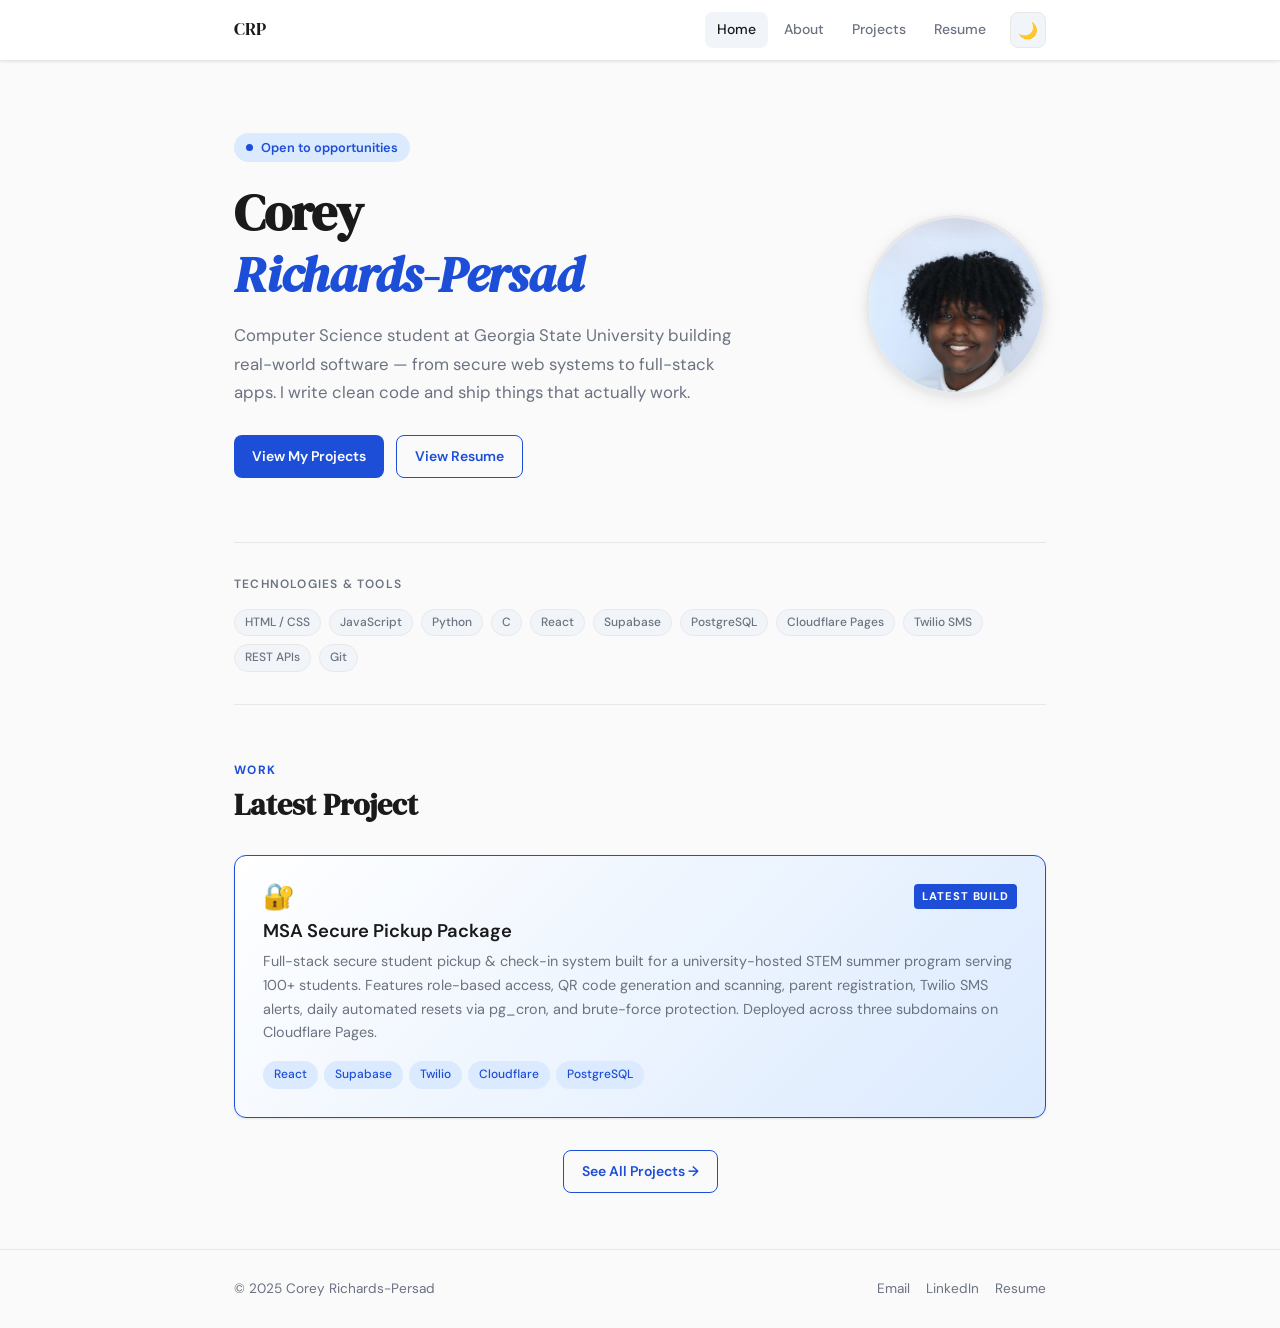
<file: index.html>
<!DOCTYPE html>
<html lang="en">
<head>
  <meta charset="UTF-8">
  <meta name="viewport" content="width=device-width, initial-scale=1.0">
  <title>Corey Richards-Persad | Portfolio</title>
  <link rel="stylesheet" href="style.css">
  <style>
    /* Hero */
    .hero {
      padding: 72px 0 64px;
    }

    .hero-grid {
      display: grid;
      grid-template-columns: 1fr auto;
      gap: 48px;
      align-items: center;
    }

    .hero-eyebrow {
      display: inline-flex;
      align-items: center;
      gap: 8px;
      background: var(--accent-light);
      color: var(--accent);
      font-size: 0.8rem;
      font-weight: 600;
      padding: 4px 12px;
      border-radius: 999px;
      margin-bottom: 20px;
    }

    .hero-eyebrow::before {
      content: '';
      width: 7px;
      height: 7px;
      border-radius: 50%;
      background: var(--accent);
    }

    .hero-name {
      font-size: clamp(2.2rem, 5vw, 3.2rem);
      margin-bottom: 16px;
      letter-spacing: -0.02em;
    }

    .hero-name em {
      font-style: italic;
      color: var(--accent);
    }

    .hero-bio {
      font-size: 1.05rem;
      color: var(--text-muted);
      max-width: 520px;
      line-height: 1.7;
      margin-bottom: 28px;
    }

    .hero-actions {
      display: flex;
      gap: 12px;
      flex-wrap: wrap;
    }

    .hero-photo {
      width: 180px;
      height: 180px;
      border-radius: 50%;
      object-fit: cover;
      object-position: center top;
      border: 3px solid var(--border);
      box-shadow: var(--shadow-md);
      flex-shrink: 0;
    }

    /* Skills strip */
    .skills-strip {
      padding: 32px 0;
      border-top: 1px solid var(--border);
      border-bottom: 1px solid var(--border);
    }

    .skills-strip-label {
      font-size: 0.75rem;
      font-weight: 600;
      text-transform: uppercase;
      letter-spacing: 0.1em;
      color: var(--text-muted);
      margin-bottom: 14px;
    }

    .skills-list {
      display: flex;
      flex-wrap: wrap;
      gap: 8px;
    }

    /* Featured Projects */
    .projects-grid {
      display: grid;
      grid-template-columns: 1fr 1fr;
      gap: 20px;
    }

    .project-card {
      display: flex;
      flex-direction: column;
    }

    .project-card .card-header {
      display: flex;
      align-items: flex-start;
      justify-content: space-between;
      margin-bottom: 10px;
    }

    .project-icon {
      font-size: 1.6rem;
      line-height: 1;
    }

    .project-card h3 {
      margin-bottom: 8px;
    }

    .project-card p {
      font-size: 0.9rem;
      flex: 1;
      margin-bottom: 16px;
    }

    .project-footer {
      display: flex;
      align-items: center;
      justify-content: space-between;
      flex-wrap: wrap;
      gap: 8px;
      margin-top: auto;
    }

    .project-tags {
      display: flex;
      flex-wrap: wrap;
      gap: 6px;
    }

    /* Featured project (full width) */
    .project-card.featured {
      grid-column: 1 / -1;
      background: linear-gradient(135deg, var(--surface) 0%, var(--accent-light) 100%);
      border-color: var(--accent);
    }

    .dark-mode .project-card.featured {
      background: linear-gradient(135deg, var(--surface) 0%, var(--accent-light) 100%);
    }

    .featured-badge {
      font-size: 0.7rem;
      font-weight: 700;
      letter-spacing: 0.08em;
      text-transform: uppercase;
      background: var(--accent);
      color: #fff;
      padding: 3px 8px;
      border-radius: 4px;
    }

    /* Section footer */
    .section-footer {
      text-align: center;
      margin-top: 32px;
    }

    @media (max-width: 600px) {
      .hero-grid {
        grid-template-columns: 1fr;
        gap: 28px;
      }
      .hero-photo {
        width: 120px;
        height: 120px;
        order: -1;
      }
      .projects-grid {
        grid-template-columns: 1fr;
      }
      .project-card.featured {
        grid-column: 1;
      }
    }
  </style>
</head>
<body>

  <!-- Navigation -->
  <nav class="site-nav">
    <div class="nav-inner">
      <a href="index.html" class="nav-logo">CRP</a>
      <div class="nav-links">
        <a href="index.html" class="active">Home</a>
        <a href="about.html">About</a>
        <a href="projects.html">Projects</a>
        <a href="resume.html">Resume</a>
        <button class="theme-btn" id="themeToggle" onclick="toggleMode()" aria-label="Toggle theme">🌙</button>
      </div>
    </div>
  </nav>

  <div class="page-wrapper">
    <div class="container">

      <!-- Hero -->
      <section class="hero">
        <div class="hero-grid">
          <div>
            <div class="hero-eyebrow">Open to opportunities</div>
            <h1 class="hero-name">Corey<br><em>Richards-Persad</em></h1>
            <p class="hero-bio">
              Computer Science student at Georgia State University building real-world software — from secure web systems to full-stack apps. I write clean code and ship things that actually work.
            </p>
            <div class="hero-actions">
              <a href="projects.html" class="btn btn-primary">View My Projects</a>
              <a href="resume.html" class="btn btn-outline">View Resume</a>
            </div>
          </div>
          <img src="CRP HEADSHOT RIGHT_SHOULDER.jpg" alt="Corey Richards-Persad" class="hero-photo">
        </div>
      </section>

      <!-- Skills strip -->
      <div class="skills-strip">
        <div class="skills-strip-label">Technologies & Tools</div>
        <div class="skills-list">
          <span class="tag">HTML / CSS</span>
          <span class="tag">JavaScript</span>
          <span class="tag">Python</span>
          <span class="tag">C</span>
          <span class="tag">React</span>
          <span class="tag">Supabase</span>
          <span class="tag">PostgreSQL</span>
          <span class="tag">Cloudflare Pages</span>
          <span class="tag">Twilio SMS</span>
          <span class="tag">REST APIs</span>
          <span class="tag">Git</span>
        </div>
      </div>

      <!-- Featured Projects -->
      <section>
        <div class="section-title">
          <span class="section-label">Work</span>
          <h2>Latest Project</h2>
        </div>

        <div class="card project-card featured">
          <div class="card-header">
            <span class="project-icon">🔐</span>
            <span class="featured-badge">Latest Build</span>
          </div>
          <h3>MSA Secure Pickup Package</h3>
          <p>
            Full-stack secure student pickup & check-in system built for a university-hosted STEM summer program serving 100+ students. Features role-based access, QR code generation and scanning, parent registration, Twilio SMS alerts, daily automated resets via pg_cron, and brute-force protection. Deployed across three subdomains on Cloudflare Pages.
          </p>
          <div class="project-footer">
            <div class="project-tags">
              <span class="tag tag-accent">React</span>
              <span class="tag tag-accent">Supabase</span>
              <span class="tag tag-accent">Twilio</span>
              <span class="tag tag-accent">Cloudflare</span>
              <span class="tag tag-accent">PostgreSQL</span>
            </div>
          </div>
        </div>

        <div class="section-footer">
          <a href="projects.html" class="btn btn-outline">See All Projects →</a>
        </div>
      </section>

    </div>
  </div>

  <!-- Footer -->
  <footer style="border-top: 1px solid var(--border); padding: 28px 0; margin-top: auto;">
    <div class="container" style="display:flex; justify-content:space-between; align-items:center; flex-wrap:wrap; gap:12px;">
      <span style="font-size:0.85rem; color:var(--text-muted);">© 2025 Corey Richards-Persad</span>
      <div style="display:flex; gap:16px;">
        <a href="mailto:coreyrich1210@gmail.com" style="font-size:0.85rem; color:var(--text-muted);">Email</a>
        <a href="https://www.linkedin.com/in/corey-richards-persad/" target="_blank" style="font-size:0.85rem; color:var(--text-muted);">LinkedIn</a>
        <a href="resume.html" style="font-size:0.85rem; color:var(--text-muted);">Resume</a>
      </div>
    </div>
  </footer>

  <script>
    // Theme
    if (localStorage.getItem("theme") === "dark") {
      document.body.classList.add("dark-mode");
      document.getElementById("themeToggle").textContent = "🌞";
    }
    function toggleMode() {
      document.body.classList.toggle("dark-mode");
      const isDark = document.body.classList.contains("dark-mode");
      localStorage.setItem("theme", isDark ? "dark" : "light");
      document.getElementById("themeToggle").textContent = isDark ? "🌞" : "🌙";
    }
  </script>

</body>
</html>
</file>
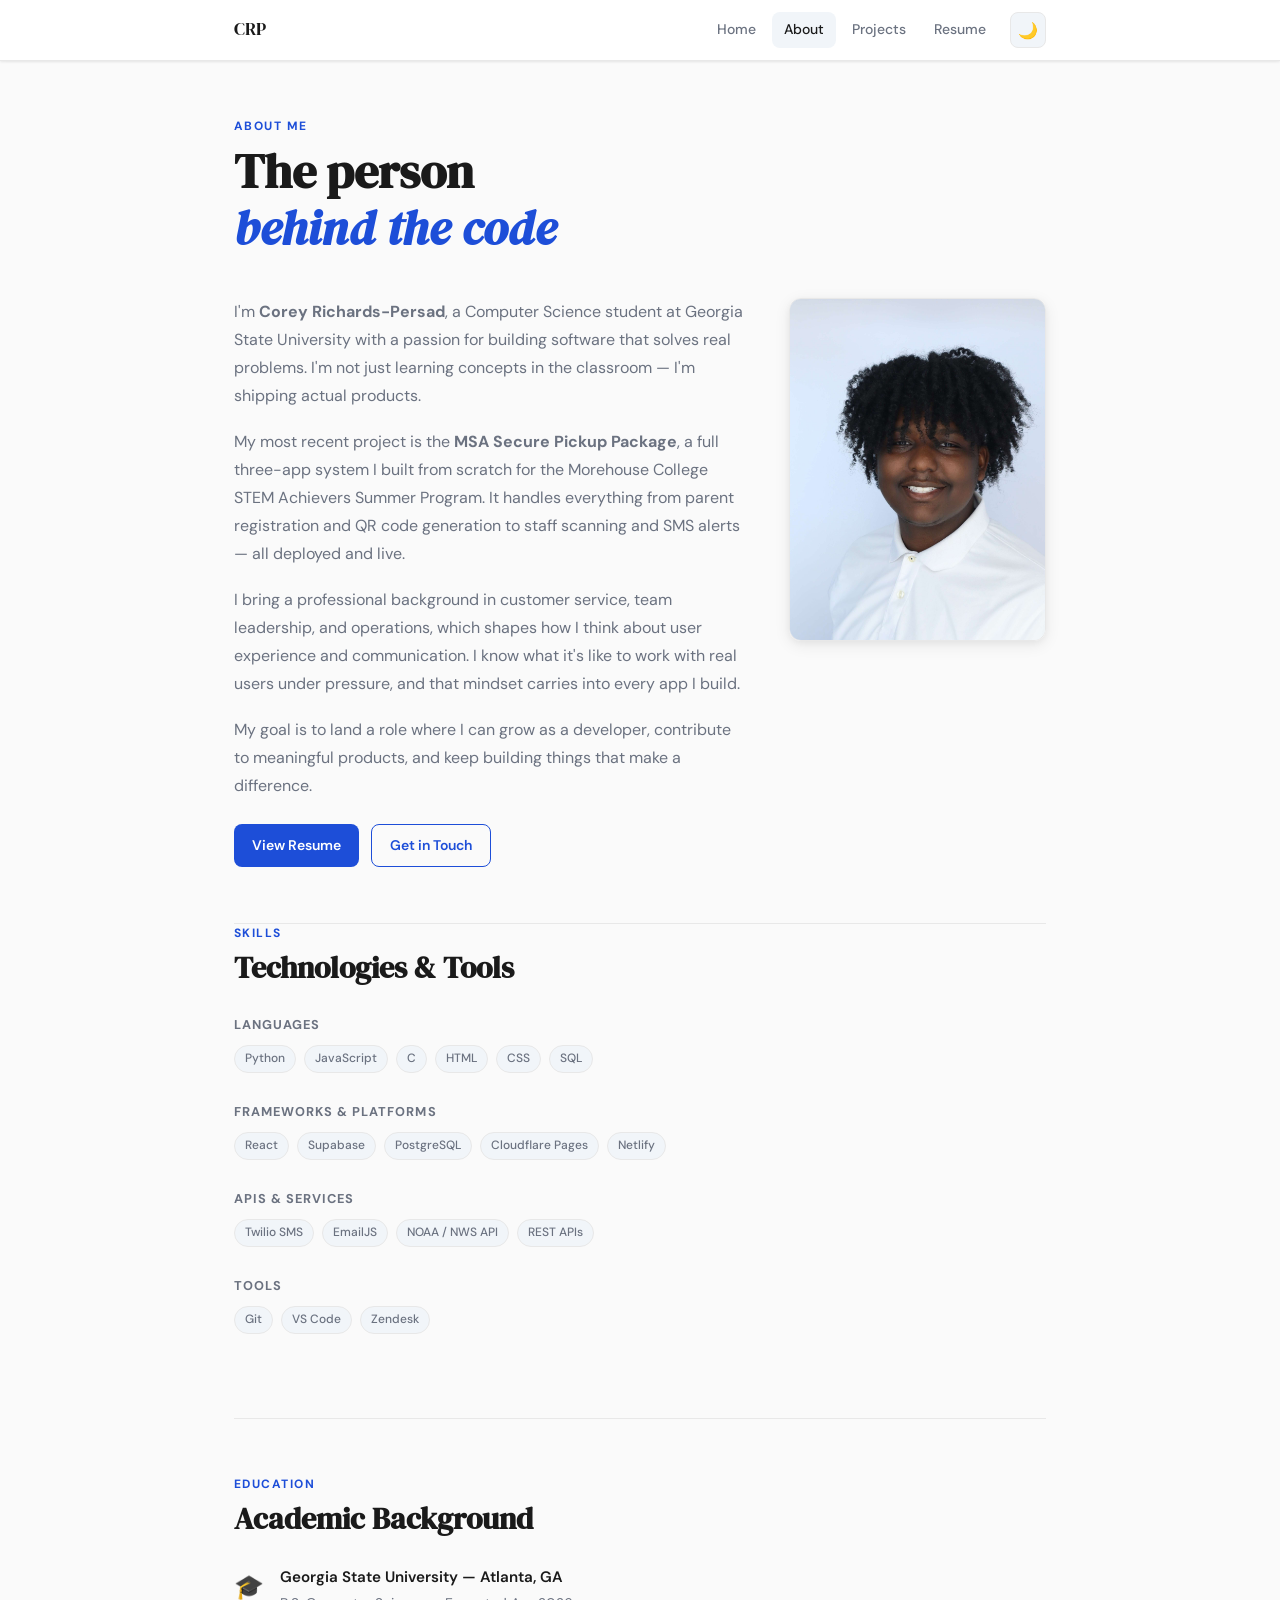
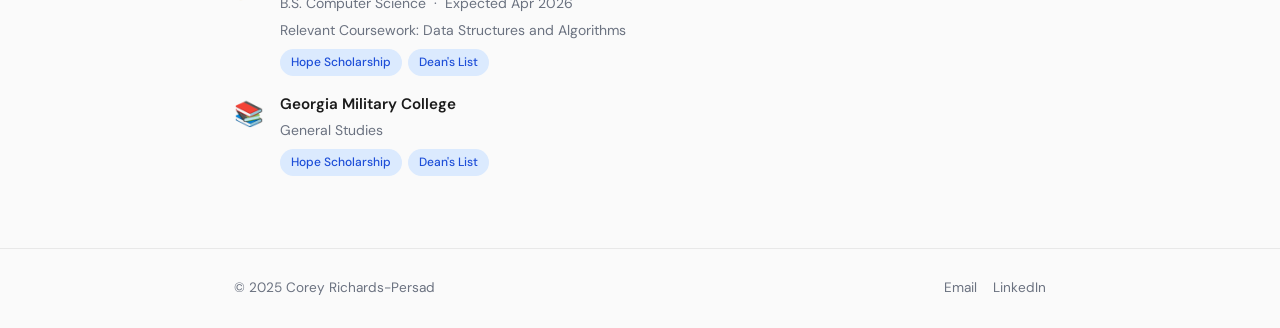
<file: about.html>
<!DOCTYPE html>
<html lang="en">
<head>
  <meta charset="UTF-8">
  <meta name="viewport" content="width=device-width, initial-scale=1.0">
  <title>About | Corey Richards-Persad</title>
  <link rel="stylesheet" href="style.css">
  <style>
    .about-grid {
      display: grid;
      grid-template-columns: 2fr 1fr;
      gap: 40px;
      align-items: start;
    }

    .about-body p {
      font-size: 1rem;
      color: var(--text-muted);
      line-height: 1.75;
      margin-bottom: 18px;
    }

    .about-body p:last-child { margin-bottom: 0; }

    .about-photo {
      width: 100%;
      border-radius: var(--radius);
      object-fit: cover;
      object-position: center top;
      aspect-ratio: 3/4;
      box-shadow: var(--shadow-md);
      border: 1px solid var(--border);
    }

    .skills-section { padding-top: 0; }

    .skills-group {
      margin-bottom: 28px;
    }

    .skills-group-title {
      font-size: 0.8rem;
      font-weight: 700;
      text-transform: uppercase;
      letter-spacing: 0.08em;
      color: var(--text-muted);
      margin-bottom: 10px;
    }

    .skills-row {
      display: flex;
      flex-wrap: wrap;
      gap: 8px;
    }

    .edu-card {
      display: flex;
      align-items: flex-start;
      gap: 16px;
      margin-bottom: 16px;
    }

    .edu-icon {
      font-size: 1.5rem;
      flex-shrink: 0;
      margin-top: 2px;
    }

    .edu-school {
      font-weight: 600;
      color: var(--text);
      font-size: 0.95rem;
    }

    .edu-degree {
      font-size: 0.875rem;
      color: var(--text-muted);
      margin-top: 2px;
    }

    .edu-awards {
      margin-top: 6px;
      display: flex;
      gap: 6px;
      flex-wrap: wrap;
    }

    @media (max-width: 600px) {
      .about-grid {
        grid-template-columns: 1fr;
      }
      .about-photo {
        max-width: 240px;
        margin: 0 auto;
        display: block;
        aspect-ratio: 1;
      }
    }
  </style>
</head>
<body>

  <nav class="site-nav">
    <div class="nav-inner">
      <a href="index.html" class="nav-logo">CRP</a>
      <div class="nav-links">
        <a href="index.html">Home</a>
        <a href="about.html" class="active">About</a>
        <a href="projects.html">Projects</a>
        <a href="resume.html">Resume</a>
        <button class="theme-btn" id="themeToggle" onclick="toggleMode()">🌙</button>
      </div>
    </div>
  </nav>

  <div class="page-wrapper">
    <div class="container">

      <section>
        <span class="section-label">About Me</span>
        <h1 style="margin-bottom:40px;">The person<br><em style="color:var(--accent); font-style:italic;">behind the code</em></h1>

        <div class="about-grid">
          <div class="about-body">
            <p>
              I'm <strong>Corey Richards-Persad</strong>, a Computer Science student at Georgia State University with a passion for building software that solves real problems. I'm not just learning concepts in the classroom — I'm shipping actual products.
            </p>
            <p>
              My most recent project is the <strong>MSA Secure Pickup Package</strong>, a full three-app system I built from scratch for the Morehouse College STEM Achievers Summer Program. It handles everything from parent registration and QR code generation to staff scanning and SMS alerts — all deployed and live.
            </p>
            <p>
              I bring a professional background in customer service, team leadership, and operations, which shapes how I think about user experience and communication. I know what it's like to work with real users under pressure, and that mindset carries into every app I build.
            </p>
            <p>
              My goal is to land a role where I can grow as a developer, contribute to meaningful products, and keep building things that make a difference.
            </p>
            <div style="margin-top:24px; display:flex; gap:12px; flex-wrap:wrap;">
              <a href="resume.html" class="btn btn-primary">View Resume</a>
              <a href="mailto:coreyrich1210@gmail.com" class="btn btn-outline">Get in Touch</a>
            </div>
          </div>

          <img src="CRP HEADSHOT RIGHT_SHOULDER.jpg" alt="Corey Richards-Persad" class="about-photo">
        </div>
      </section>

      <hr class="divider">

      <!-- Skills -->
      <section class="skills-section">
        <span class="section-label">Skills</span>
        <h2 style="margin-bottom:28px;">Technologies & Tools</h2>

        <div class="skills-group">
          <div class="skills-group-title">Languages</div>
          <div class="skills-row">
            <span class="tag">Python</span>
            <span class="tag">JavaScript</span>
            <span class="tag">C</span>
            <span class="tag">HTML</span>
            <span class="tag">CSS</span>
            <span class="tag">SQL</span>
          </div>
        </div>

        <div class="skills-group">
          <div class="skills-group-title">Frameworks & Platforms</div>
          <div class="skills-row">
            <span class="tag">React</span>
            <span class="tag">Supabase</span>
            <span class="tag">PostgreSQL</span>
            <span class="tag">Cloudflare Pages</span>
            <span class="tag">Netlify</span>
          </div>
        </div>

        <div class="skills-group">
          <div class="skills-group-title">APIs & Services</div>
          <div class="skills-row">
            <span class="tag">Twilio SMS</span>
            <span class="tag">EmailJS</span>
            <span class="tag">NOAA / NWS API</span>
            <span class="tag">REST APIs</span>
          </div>
        </div>

        <div class="skills-group">
          <div class="skills-group-title">Tools</div>
          <div class="skills-row">
            <span class="tag">Git</span>
            <span class="tag">VS Code</span>
            <span class="tag">Zendesk</span>
          </div>
        </div>
      </section>

      <hr class="divider">

      <!-- Education -->
      <section>
        <span class="section-label">Education</span>
        <h2 style="margin-bottom:28px;">Academic Background</h2>

        <div class="edu-card">
          <div class="edu-icon">🎓</div>
          <div>
            <div class="edu-school">Georgia State University — Atlanta, GA</div>
            <div class="edu-degree">B.S. Computer Science &nbsp;·&nbsp; Expected Apr 2026</div>
            <div class="edu-degree" style="margin-top:4px;">Relevant Coursework: Data Structures and Algorithms</div>
            <div class="edu-awards">
              <span class="tag tag-accent">Hope Scholarship</span>
              <span class="tag tag-accent">Dean's List</span>
            </div>
          </div>
        </div>

        <div class="edu-card">
          <div class="edu-icon">📚</div>
          <div>
            <div class="edu-school">Georgia Military College</div>
            <div class="edu-degree">General Studies</div>
            <div class="edu-awards">
              <span class="tag tag-accent">Hope Scholarship</span>
              <span class="tag tag-accent">Dean's List</span>
            </div>
          </div>
        </div>
      </section>

    </div>
  </div>

  <footer style="border-top: 1px solid var(--border); padding: 28px 0; margin-top: auto;">
    <div class="container" style="display:flex; justify-content:space-between; align-items:center; flex-wrap:wrap; gap:12px;">
      <span style="font-size:0.85rem; color:var(--text-muted);">© 2025 Corey Richards-Persad</span>
      <div style="display:flex; gap:16px;">
        <a href="mailto:coreyrich1210@gmail.com" style="font-size:0.85rem; color:var(--text-muted);">Email</a>
        <a href="https://www.linkedin.com/in/corey-richards-persad/" target="_blank" style="font-size:0.85rem; color:var(--text-muted);">LinkedIn</a>
      </div>
    </div>
  </footer>

  <script>
    if (localStorage.getItem("theme") === "dark") {
      document.body.classList.add("dark-mode");
      document.getElementById("themeToggle").textContent = "🌞";
    }
    function toggleMode() {
      document.body.classList.toggle("dark-mode");
      const isDark = document.body.classList.contains("dark-mode");
      localStorage.setItem("theme", isDark ? "dark" : "light");
      document.getElementById("themeToggle").textContent = isDark ? "🌞" : "🌙";
    }
  </script>

</body>
</html>
</file>
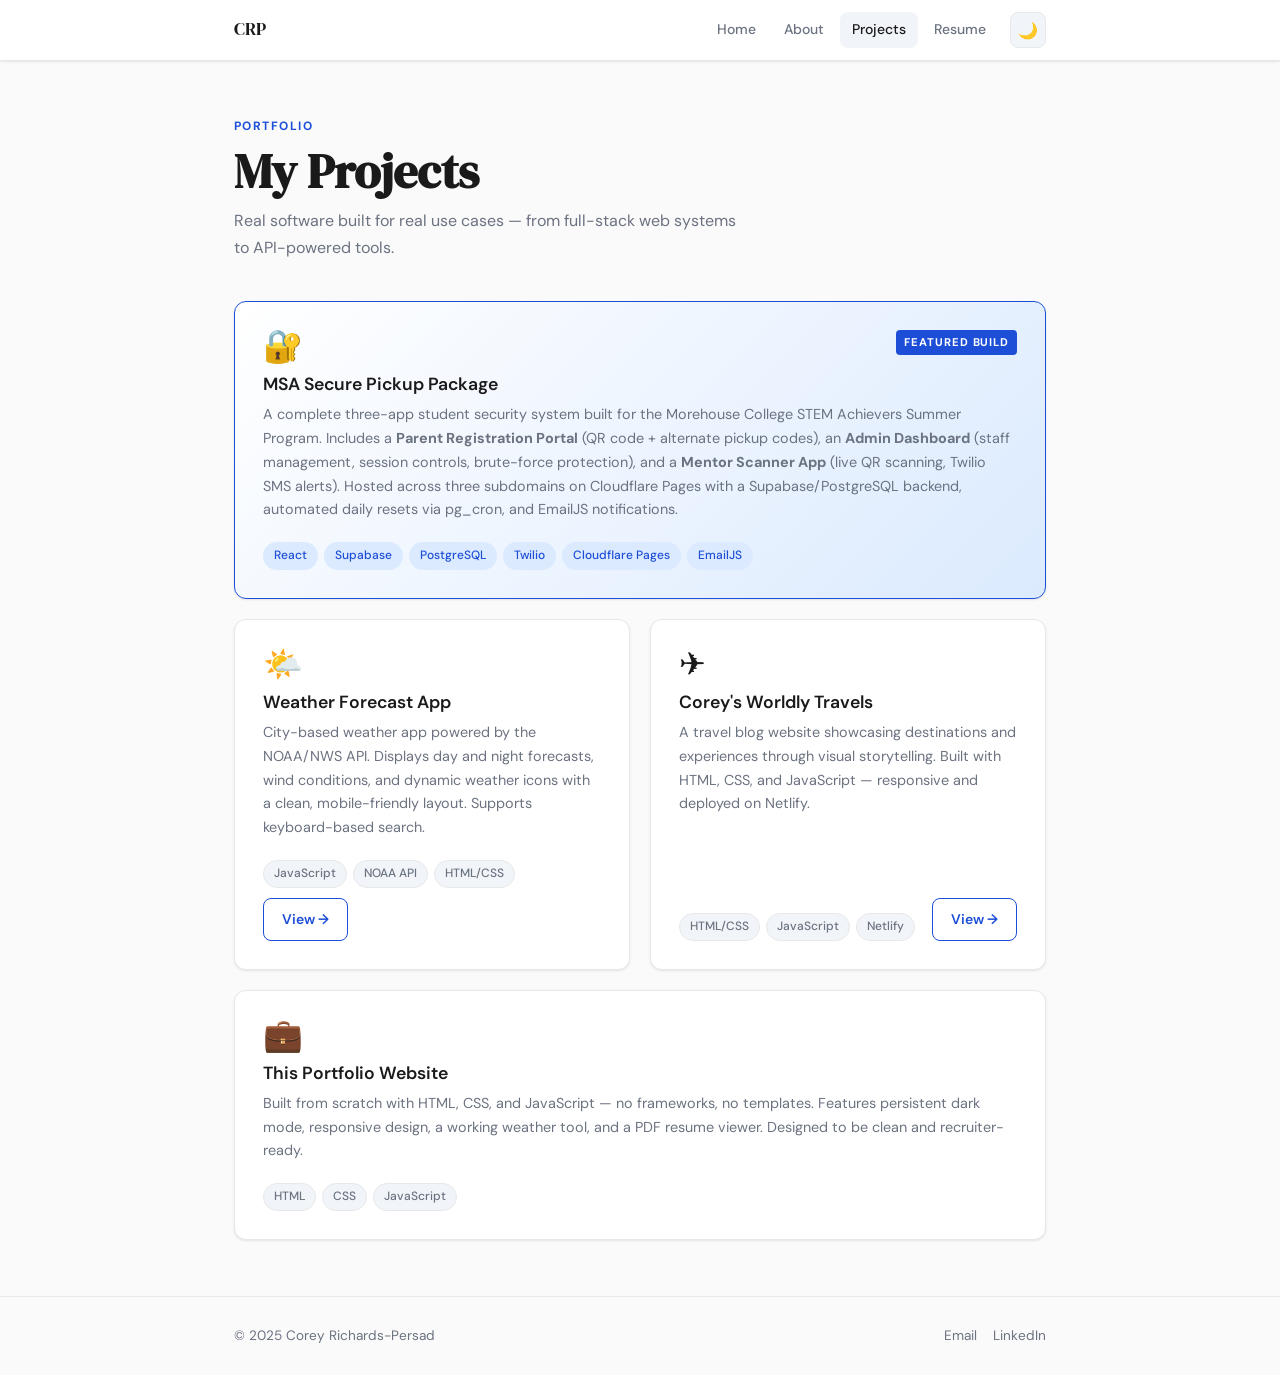
<file: projects.html>
<!DOCTYPE html>
<html lang="en">
<head>
  <meta charset="UTF-8">
  <meta name="viewport" content="width=device-width, initial-scale=1.0">
  <title>Projects | Corey Richards-Persad</title>
  <link rel="stylesheet" href="style.css">
  <style>
    .projects-grid {
      display: grid;
      grid-template-columns: 1fr 1fr;
      gap: 20px;
    }

    .project-card {
      display: flex;
      flex-direction: column;
    }

    .project-card.featured {
      grid-column: 1 / -1;
      background: linear-gradient(135deg, var(--surface) 0%, var(--accent-light) 100%);
      border-color: var(--accent);
    }

    .card-top {
      display: flex;
      align-items: flex-start;
      justify-content: space-between;
      margin-bottom: 12px;
    }

    .project-icon { font-size: 2rem; line-height: 1; }

    .featured-badge {
      font-size: 0.7rem;
      font-weight: 700;
      letter-spacing: 0.08em;
      text-transform: uppercase;
      background: var(--accent);
      color: #fff;
      padding: 3px 8px;
      border-radius: 4px;
    }

    .project-card h3 {
      font-size: 1.1rem;
      margin-bottom: 8px;
    }

    .project-card p {
      font-size: 0.9rem;
      line-height: 1.65;
      flex: 1;
      margin-bottom: 20px;
    }

    .card-footer {
      display: flex;
      justify-content: space-between;
      align-items: flex-end;
      flex-wrap: wrap;
      gap: 10px;
      margin-top: auto;
    }

    .tag-row {
      display: flex;
      flex-wrap: wrap;
      gap: 6px;
    }

    .wip-badge {
      font-size: 0.7rem;
      font-weight: 600;
      background: #fef3c7;
      color: #92400e;
      border: 1px solid #fcd34d;
      padding: 2px 8px;
      border-radius: 999px;
    }

    .dark-mode .wip-badge {
      background: #451a03;
      color: #fcd34d;
      border-color: #92400e;
    }

    @media (max-width: 600px) {
      .projects-grid { grid-template-columns: 1fr; }
      .project-card.featured { grid-column: 1; }
    }
  </style>
</head>
<body>

  <nav class="site-nav">
    <div class="nav-inner">
      <a href="index.html" class="nav-logo">CRP</a>
      <div class="nav-links">
        <a href="index.html">Home</a>
        <a href="about.html">About</a>
        <a href="projects.html" class="active">Projects</a>
        <a href="resume.html">Resume</a>
        <button class="theme-btn" id="themeToggle" onclick="toggleMode()">🌙</button>
      </div>
    </div>
  </nav>

  <div class="page-wrapper">
    <div class="container">

      <section>
        <span class="section-label">Portfolio</span>
        <h1 style="margin-bottom:8px;">My Projects</h1>
        <p style="margin-bottom:40px; max-width:520px;">Real software built for real use cases — from full-stack web systems to API-powered tools.</p>

        <div class="projects-grid">

          <!-- MSA Featured -->
          <div class="card project-card featured">
            <div class="card-top">
              <span class="project-icon">🔐</span>
              <span class="featured-badge">Featured Build</span>
            </div>
            <h3>MSA Secure Pickup Package</h3>
            <p>
              A complete three-app student security system built for the Morehouse College STEM Achievers Summer Program. Includes a <strong>Parent Registration Portal</strong> (QR code + alternate pickup codes), an <strong>Admin Dashboard</strong> (staff management, session controls, brute-force protection), and a <strong>Mentor Scanner App</strong> (live QR scanning, Twilio SMS alerts). Hosted across three subdomains on Cloudflare Pages with a Supabase/PostgreSQL backend, automated daily resets via pg_cron, and EmailJS notifications.
            </p>
            <div class="card-footer">
              <div class="tag-row">
                <span class="tag tag-accent">React</span>
                <span class="tag tag-accent">Supabase</span>
                <span class="tag tag-accent">PostgreSQL</span>
                <span class="tag tag-accent">Twilio</span>
                <span class="tag tag-accent">Cloudflare Pages</span>
                <span class="tag tag-accent">EmailJS</span>
              </div>
            </div>
          </div>

          <!-- Weather App -->
          <div class="card project-card">
            <div class="card-top">
              <span class="project-icon">🌤️</span>
            </div>
            <h3>Weather Forecast App</h3>
            <p>City-based weather app powered by the NOAA/NWS API. Displays day and night forecasts, wind conditions, and dynamic weather icons with a clean, mobile-friendly layout. Supports keyboard-based search.</p>
            <div class="card-footer">
              <div class="tag-row">
                <span class="tag">JavaScript</span>
                <span class="tag">NOAA API</span>
                <span class="tag">HTML/CSS</span>
              </div>
              <a href="weather.html" class="btn btn-outline" target="_blank">View →</a>
            </div>
          </div>

          <!-- Travel Blog -->
          <div class="card project-card">
            <div class="card-top">
              <span class="project-icon">✈️</span>
            </div>
            <h3>Corey's Worldly Travels</h3>
            <p>A travel blog website showcasing destinations and experiences through visual storytelling. Built with HTML, CSS, and JavaScript — responsive and deployed on Netlify.</p>
            <div class="card-footer">
              <div class="tag-row">
                <span class="tag">HTML/CSS</span>
                <span class="tag">JavaScript</span>
                <span class="tag">Netlify</span>
              </div>
              <a href="https://coreyworldlytravels.netlify.app/" class="btn btn-outline" target="_blank">View →</a>
            </div>
          </div>

          <!-- This Portfolio -->
          <div class="card project-card" style="grid-column: 1 / -1;">
            <div class="card-top">
              <span class="project-icon">💼</span>
            </div>
            <h3>This Portfolio Website</h3>
            <p>Built from scratch with HTML, CSS, and JavaScript — no frameworks, no templates. Features persistent dark mode, responsive design, a working weather tool, and a PDF resume viewer. Designed to be clean and recruiter-ready.</p>
            <div class="card-footer">
              <div class="tag-row">
                <span class="tag">HTML</span>
                <span class="tag">CSS</span>
                <span class="tag">JavaScript</span>
              </div>
            </div>
          </div>

        </div>
      </section>

    </div>
  </div>

  <footer style="border-top: 1px solid var(--border); padding: 28px 0; margin-top: auto;">
    <div class="container" style="display:flex; justify-content:space-between; align-items:center; flex-wrap:wrap; gap:12px;">
      <span style="font-size:0.85rem; color:var(--text-muted);">© 2025 Corey Richards-Persad</span>
      <div style="display:flex; gap:16px;">
        <a href="mailto:coreyrich1210@gmail.com" style="font-size:0.85rem; color:var(--text-muted);">Email</a>
        <a href="https://www.linkedin.com/in/corey-richards-persad/" target="_blank" style="font-size:0.85rem; color:var(--text-muted);">LinkedIn</a>
      </div>
    </div>
  </footer>

  <script>
    if (localStorage.getItem("theme") === "dark") {
      document.body.classList.add("dark-mode");
      document.getElementById("themeToggle").textContent = "🌞";
    }
    function toggleMode() {
      document.body.classList.toggle("dark-mode");
      const isDark = document.body.classList.contains("dark-mode");
      localStorage.setItem("theme", isDark ? "dark" : "light");
      document.getElementById("themeToggle").textContent = isDark ? "🌞" : "🌙";
    }
  </script>

</body>
</html>
</file>
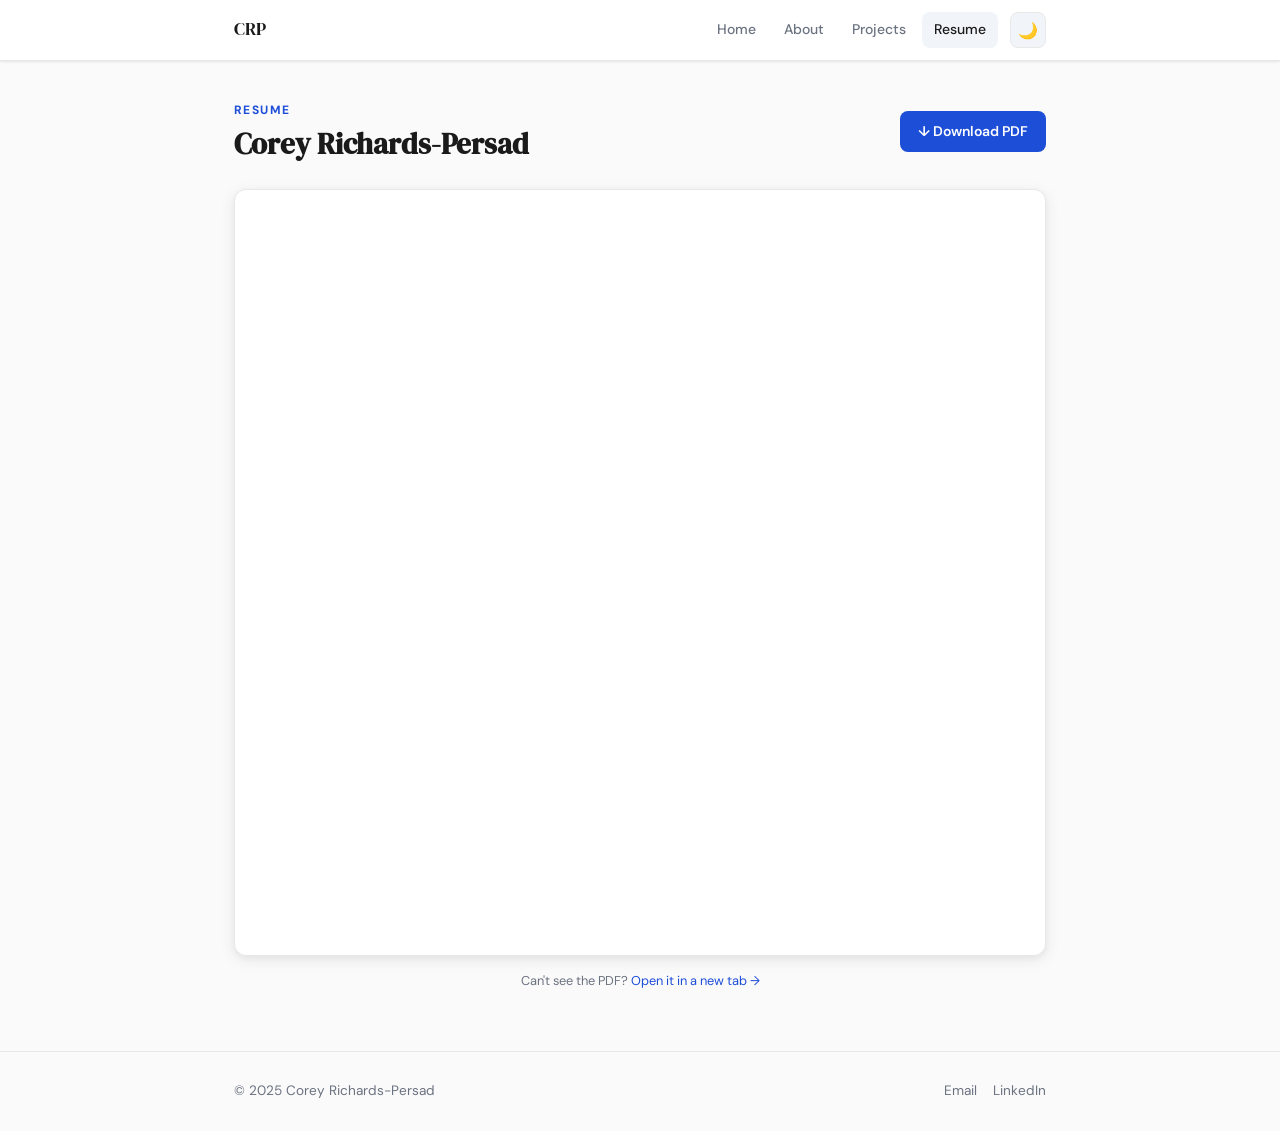
<file: resume.html>
<!DOCTYPE html>
<html lang="en">
<head>
  <meta charset="UTF-8">
  <meta name="viewport" content="width=device-width, initial-scale=1.0">
  <title>Resume | Corey Richards-Persad</title>
  <link rel="stylesheet" href="style.css">
  <style>
    .resume-wrapper {
      padding: 40px 0 60px;
    }

    .resume-header {
      display: flex;
      align-items: center;
      justify-content: space-between;
      margin-bottom: 28px;
      flex-wrap: wrap;
      gap: 12px;
    }

    .resume-frame-container {
      background: var(--surface);
      border: 1px solid var(--border);
      border-radius: var(--radius);
      overflow: hidden;
      box-shadow: var(--shadow-md);
    }

    iframe {
      width: 100%;
      height: 85vh;
      min-height: 600px;
      border: none;
      display: block;
    }

    .download-note {
      font-size: 0.8rem;
      color: var(--text-muted);
      margin-top: 14px;
      text-align: center;
    }
  </style>
</head>
<body>

  <nav class="site-nav">
    <div class="nav-inner">
      <a href="index.html" class="nav-logo">CRP</a>
      <div class="nav-links">
        <a href="index.html">Home</a>
        <a href="about.html">About</a>
        <a href="projects.html">Projects</a>
        <a href="resume.html" class="active">Resume</a>
        <button class="theme-btn" id="themeToggle" onclick="toggleMode()">🌙</button>
      </div>
    </div>
  </nav>

  <div class="page-wrapper">
    <div class="container">
      <div class="resume-wrapper">

        <div class="resume-header">
          <div>
            <span class="section-label">Resume</span>
            <h1 style="font-size:1.8rem;">Corey Richards-Persad</h1>
          </div>
          <a href="Corey_Richards-Persad_Resume.pdf" download class="btn btn-primary">
            ↓ Download PDF
          </a>
        </div>

        <div class="resume-frame-container">
          <iframe 
            src="Corey_Richards-Persad_Resume.pdf"
            title="Corey Richards-Persad Resume">
          </iframe>
        </div>

        <p class="download-note">
          Can't see the PDF? <a href="Corey_Richards-Persad_Resume.pdf" target="_blank">Open it in a new tab →</a>
        </p>

      </div>
    </div>
  </div>

  <footer style="border-top: 1px solid var(--border); padding: 28px 0; margin-top: auto;">
    <div class="container" style="display:flex; justify-content:space-between; align-items:center; flex-wrap:wrap; gap:12px;">
      <span style="font-size:0.85rem; color:var(--text-muted);">© 2025 Corey Richards-Persad</span>
      <div style="display:flex; gap:16px;">
        <a href="mailto:coreyrich1210@gmail.com" style="font-size:0.85rem; color:var(--text-muted);">Email</a>
        <a href="https://www.linkedin.com/in/corey-richards-persad/" target="_blank" style="font-size:0.85rem; color:var(--text-muted);">LinkedIn</a>
      </div>
    </div>
  </footer>

  <script>
    if (localStorage.getItem("theme") === "dark") {
      document.body.classList.add("dark-mode");
      document.getElementById("themeToggle").textContent = "🌞";
    }
    function toggleMode() {
      document.body.classList.toggle("dark-mode");
      const isDark = document.body.classList.contains("dark-mode");
      localStorage.setItem("theme", isDark ? "dark" : "light");
      document.getElementById("themeToggle").textContent = isDark ? "🌞" : "🌙";
    }
  </script>

</body>
</html>
</file>
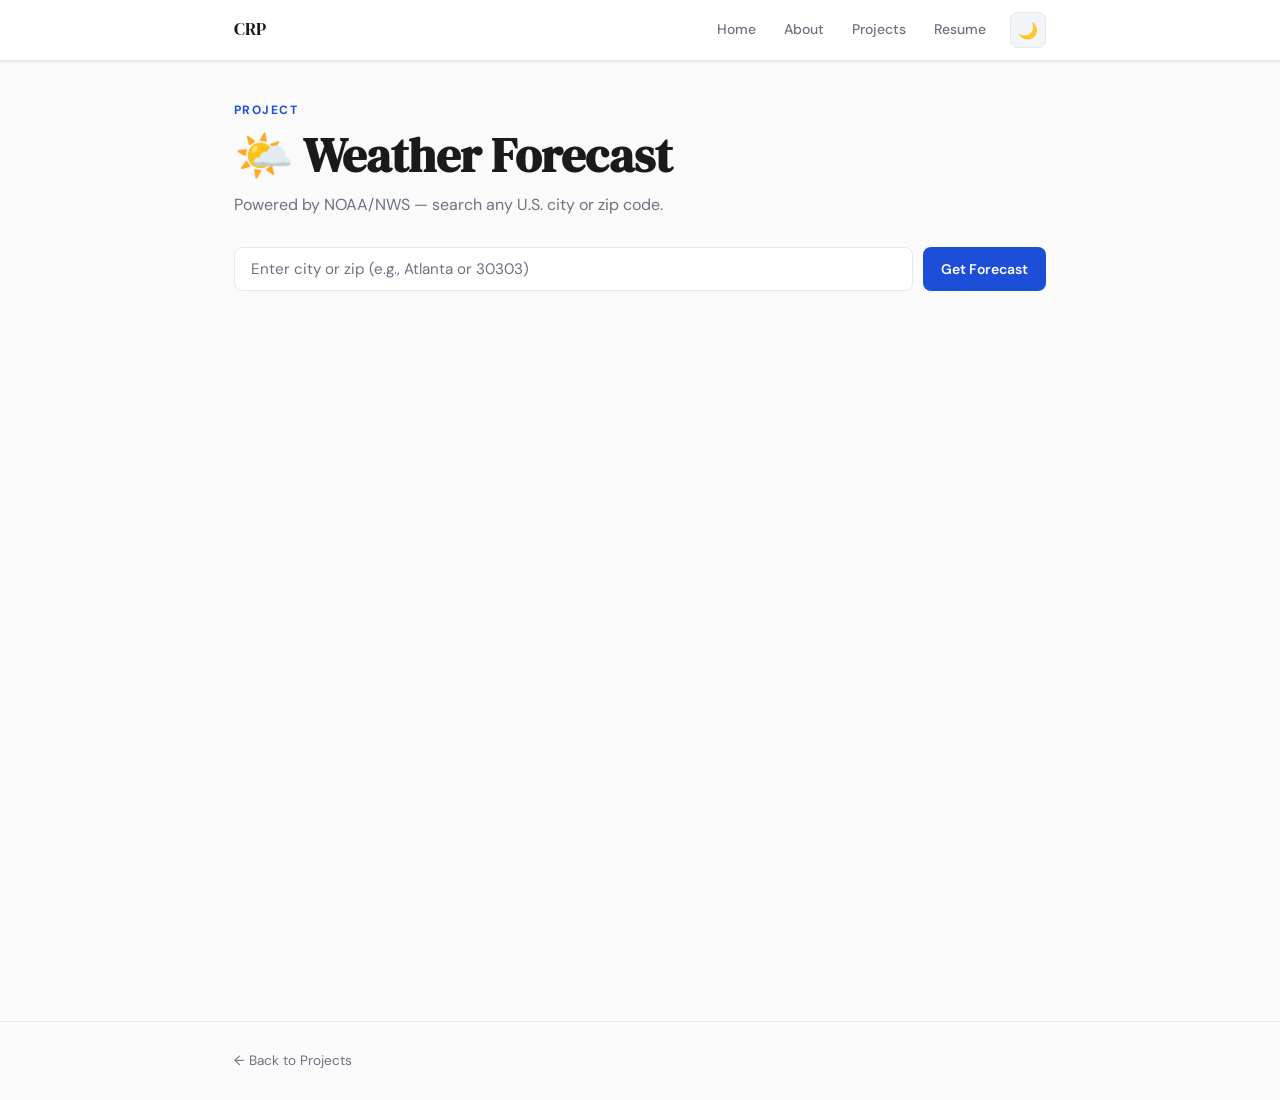
<file: weather.html>
<!DOCTYPE html>
<html lang="en">
<head>
  <meta charset="UTF-8">
  <meta name="viewport" content="width=device-width, initial-scale=1.0">
  <title>Weather App | Corey Richards-Persad</title>
  <link rel="stylesheet" href="style.css">
  <style>
    .weather-section { padding-top: 40px; }
    .search-row {
      display: flex;
      gap: 10px;
      margin-bottom: 32px;
      flex-wrap: wrap;
    }
    .search-row input {
      flex: 1;
      min-width: 200px;
      padding: 11px 16px;
      font-size: 0.95rem;
      font-family: 'DM Sans', sans-serif;
      border: 1px solid var(--border);
      border-radius: var(--radius-sm);
      background: var(--surface);
      color: var(--text);
      outline: none;
      transition: border-color 0.2s;
    }
    .search-row input:focus { border-color: var(--accent); }
    .search-row input::placeholder { color: var(--text-muted); }
    #location {
      font-size: 1rem;
      font-weight: 600;
      color: var(--text);
      margin-bottom: 24px;
    }
    #forecast {
      display: grid;
      grid-template-columns: repeat(auto-fill, minmax(160px, 1fr));
      gap: 16px;
    }
    .fc-card {
      background: var(--surface);
      border: 1px solid var(--border);
      border-radius: var(--radius);
      padding: 18px;
      box-shadow: var(--shadow-sm);
    }
    .fc-card h3 {
      font-size: 0.85rem;
      font-weight: 700;
      text-transform: uppercase;
      letter-spacing: 0.05em;
      color: var(--text-muted);
      margin-bottom: 12px;
    }
    .fc-period {
      margin-bottom: 10px;
      font-size: 0.875rem;
    }
    .fc-period strong { color: var(--text); font-size: 0.8rem; }
    .fc-period p { color: var(--text-muted); margin-top: 2px; font-size: 0.85rem; }
    .fc-wind { font-size: 0.78rem; color: var(--text-muted); margin-top: 10px; border-top: 1px solid var(--border); padding-top: 8px; }
  </style>
</head>
<body>

  <nav class="site-nav">
    <div class="nav-inner">
      <a href="index.html" class="nav-logo">CRP</a>
      <div class="nav-links">
        <a href="index.html">Home</a>
        <a href="about.html">About</a>
        <a href="projects.html">Projects</a>
        <a href="resume.html">Resume</a>
        <button class="theme-btn" id="themeToggle" onclick="toggleMode()">🌙</button>
      </div>
    </div>
  </nav>

  <div class="page-wrapper">
    <div class="container">
      <section class="weather-section">
        <span class="section-label">Project</span>
        <h1 style="margin-bottom:8px;">🌤️ Weather Forecast</h1>
        <p style="margin-bottom:28px;">Powered by NOAA/NWS — search any U.S. city or zip code.</p>

        <div class="search-row">
          <input type="text" id="locationInput" placeholder="Enter city or zip (e.g., Atlanta or 30303)">
          <button class="btn btn-primary" onclick="getForecast()">Get Forecast</button>
        </div>

        <div id="location"></div>
        <div id="forecast"></div>
      </section>
    </div>
  </div>

  <footer style="border-top: 1px solid var(--border); padding: 28px 0; margin-top: 60px;">
    <div class="container" style="display:flex; justify-content:space-between; align-items:center; flex-wrap:wrap; gap:12px;">
      <a href="projects.html" style="font-size:0.85rem; color:var(--text-muted);">← Back to Projects</a>
    </div>
  </footer>

  <script>
    if (localStorage.getItem("theme") === "dark") {
      document.body.classList.add("dark-mode");
      document.getElementById("themeToggle").textContent = "🌞";
    }
    function toggleMode() {
      document.body.classList.toggle("dark-mode");
      const isDark = document.body.classList.contains("dark-mode");
      localStorage.setItem("theme", isDark ? "dark" : "light");
      document.getElementById("themeToggle").textContent = isDark ? "🌞" : "🌙";
    }

    document.getElementById("locationInput").addEventListener("keypress", function(e) {
      if (e.key === "Enter") getForecast();
    });

    const conditionEmojis = [
      { keywords: ["snow", "flurries"], emoji: "❄️" },
      { keywords: ["rain", "shower", "drizzle"], emoji: "🌧️" },
      { keywords: ["thunder", "storm"], emoji: "⛈️" },
      { keywords: ["sun", "clear"], emoji: "☀️" },
      { keywords: ["cloud", "overcast"], emoji: "☁️" },
      { keywords: ["wind", "breezy"], emoji: "💨" },
      { keywords: ["fog", "haze", "mist"], emoji: "🌫️" }
    ];
    function getEmoji(desc) {
      const lower = desc.toLowerCase();
      for (let c of conditionEmojis) {
        if (c.keywords.some(k => lower.includes(k))) return c.emoji;
      }
      return "🌤️";
    }

    async function getForecast() {
      const input = document.getElementById("locationInput").value.trim();
      const forecastEl = document.getElementById("forecast");
      const locationEl = document.getElementById("location");
      forecastEl.innerHTML = "";
      locationEl.innerHTML = "";
      if (!input) { forecastEl.innerHTML = "<p>Please enter a city or zip code.</p>"; return; }
      try {
        locationEl.innerHTML = "Fetching forecast...";
        const geoRes = await fetch(`https://geocoding-api.open-meteo.com/v1/search?name=${encodeURIComponent(input)}&count=1`);
        const geoData = await geoRes.json();
        if (!geoData.results || !geoData.results.length) {
          locationEl.innerHTML = "";
          forecastEl.innerHTML = "<p>Location not found. Try a different city name or zip.</p>"; return;
        }
        const { latitude, longitude, name, admin1 } = geoData.results[0];
        locationEl.innerHTML = `📍 Forecast for <strong>${name}, ${admin1}</strong>`;
        const pointRes = await fetch(`https://api.weather.gov/points/${latitude},${longitude}`);
        const pointData = await pointRes.json();
        const forecastRes = await fetch(pointData.properties.forecast);
        const forecastData = await forecastRes.json();
        forecastEl.innerHTML = "";
        for (let i = 0; i < forecastData.properties.periods.length - 1; i += 2) {
          const d = forecastData.properties.periods[i];
          const n = forecastData.properties.periods[i + 1];
          forecastEl.innerHTML += `
          <div class="fc-card">
            <h3>${d.name.replace(" Night","")}</h3>
            <div class="fc-period">
              <strong>${getEmoji(d.shortForecast)} Day</strong>
              <p>${d.temperature}°${d.temperatureUnit} · ${d.shortForecast}</p>
            </div>
            <div class="fc-period">
              <strong>${getEmoji(n.shortForecast)} Night</strong>
              <p>${n.temperature}°${n.temperatureUnit} · ${n.shortForecast}</p>
            </div>
            <div class="fc-wind">💨 ${d.windSpeed} ${d.windDirection}</div>
          </div>`;
        }
      } catch(err) {
        locationEl.innerHTML = "";
        forecastEl.innerHTML = "<p>Error retrieving forecast. Please try again.</p>";
      }
    }
  </script>
</body>
</html>
</file>
<file: style.css>
/* ============================================
   COREY RICHARDS-PERSAD — PORTFOLIO STYLES
   Clean Professional Theme
   ============================================ */

@import url('https://fonts.googleapis.com/css2?family=DM+Sans:wght@300;400;500;600;700&family=DM+Serif+Display:ital@0;1&display=swap');

/* ---- CSS Variables ---- */
:root {
  --bg:         #fafafa;
  --surface:    #ffffff;
  --border:     #e8e8e8;
  --text:       #1a1a1a;
  --text-muted: #6b7280;
  --accent:     #1d4ed8;
  --accent-light: #dbeafe;
  --accent-dark: #1e3a8a;
  --tag-bg:     #f1f5f9;
  --shadow-sm:  0 1px 3px rgba(0,0,0,0.06), 0 1px 2px rgba(0,0,0,0.04);
  --shadow-md:  0 4px 16px rgba(0,0,0,0.08), 0 2px 6px rgba(0,0,0,0.04);
  --shadow-lg:  0 12px 32px rgba(0,0,0,0.10), 0 4px 12px rgba(0,0,0,0.06);
  --radius:     12px;
  --radius-sm:  8px;
  --transition: 0.2s ease;
}

.dark-mode {
  --bg:          #0f172a;
  --surface:     #1e293b;
  --border:      #334155;
  --text:        #f1f5f9;
  --text-muted:  #94a3b8;
  --accent:      #60a5fa;
  --accent-light:#1e3a5f;
  --accent-dark: #93c5fd;
  --tag-bg:      #1e3a5f;
  --shadow-sm:   0 1px 3px rgba(0,0,0,0.3);
  --shadow-md:   0 4px 16px rgba(0,0,0,0.4);
  --shadow-lg:   0 12px 32px rgba(0,0,0,0.5);
}

/* ---- Reset & Base ---- */
*, *::before, *::after { box-sizing: border-box; margin: 0; padding: 0; }

html { scroll-behavior: smooth; }

body {
  font-family: 'DM Sans', system-ui, sans-serif;
  background-color: var(--bg);
  color: var(--text);
  line-height: 1.65;
  transition: background-color 0.3s ease, color 0.3s ease;
  -webkit-font-smoothing: antialiased;
}

/* ---- Typography ---- */
h1, h2, h3 {
  font-family: 'DM Serif Display', Georgia, serif;
  line-height: 1.2;
  color: var(--text);
}

h1 { font-size: clamp(2rem, 5vw, 3rem); }
h2 { font-size: clamp(1.4rem, 3vw, 1.9rem); }
h3 { font-size: 1.15rem; font-family: 'DM Sans', sans-serif; font-weight: 600; }

p { color: var(--text-muted); margin: 0; }

a {
  color: var(--accent);
  text-decoration: none;
  transition: color var(--transition);
}
a:hover { color: var(--accent-dark); text-decoration: underline; }
.dark-mode a:hover { color: var(--accent-dark); }

/* ---- Layout ---- */
.page-wrapper {
  min-height: 100vh;
  display: flex;
  flex-direction: column;
}

.container {
  width: 100%;
  max-width: 860px;
  margin: 0 auto;
  padding: 0 24px;
}

/* ---- Navigation ---- */
.site-nav {
  position: sticky;
  top: 0;
  z-index: 100;
  background: var(--surface);
  border-bottom: 1px solid var(--border);
  box-shadow: var(--shadow-sm);
  backdrop-filter: blur(12px);
  -webkit-backdrop-filter: blur(12px);
  transition: background 0.3s ease;
}

.nav-inner {
  max-width: 860px;
  margin: 0 auto;
  padding: 0 24px;
  height: 60px;
  display: flex;
  align-items: center;
  justify-content: space-between;
}

.nav-logo {
  font-family: 'DM Serif Display', Georgia, serif;
  font-size: 1.1rem;
  color: var(--text) !important;
  text-decoration: none !important;
  letter-spacing: -0.01em;
}

.nav-links {
  display: flex;
  align-items: center;
  gap: 4px;
}

.nav-links a {
  font-size: 0.875rem;
  font-weight: 500;
  color: var(--text-muted) !important;
  text-decoration: none !important;
  padding: 6px 12px;
  border-radius: var(--radius-sm);
  transition: all var(--transition);
}

.nav-links a:hover,
.nav-links a.active {
  color: var(--text) !important;
  background: var(--tag-bg);
}

.theme-btn {
  background: var(--tag-bg);
  border: 1px solid var(--border);
  border-radius: var(--radius-sm);
  width: 36px;
  height: 36px;
  font-size: 16px;
  cursor: pointer;
  display: flex;
  align-items: center;
  justify-content: center;
  transition: all var(--transition);
  color: var(--text);
  margin-left: 8px;
}

.theme-btn:hover {
  background: var(--border);
}

/* ---- Cards ---- */
.card {
  background: var(--surface);
  border: 1px solid var(--border);
  border-radius: var(--radius);
  padding: 28px;
  box-shadow: var(--shadow-sm);
  transition: box-shadow var(--transition), transform var(--transition), background 0.3s ease;
}

.card:hover {
  box-shadow: var(--shadow-md);
  transform: translateY(-2px);
}

/* ---- Tags / Badges ---- */
.tag {
  display: inline-block;
  background: var(--tag-bg);
  color: var(--text-muted);
  font-size: 0.75rem;
  font-weight: 500;
  padding: 3px 10px;
  border-radius: 999px;
  border: 1px solid var(--border);
}

.tag-accent {
  background: var(--accent-light);
  color: var(--accent);
  border-color: transparent;
}

/* ---- Buttons ---- */
.btn {
  display: inline-flex;
  align-items: center;
  gap: 6px;
  font-size: 0.875rem;
  font-weight: 600;
  font-family: 'DM Sans', sans-serif;
  padding: 9px 18px;
  border-radius: var(--radius-sm);
  border: none;
  cursor: pointer;
  transition: all var(--transition);
  text-decoration: none !important;
}

.btn-primary {
  background: var(--accent);
  color: #fff !important;
}
.btn-primary:hover { background: var(--accent-dark); color: #fff !important; }

.btn-outline {
  background: transparent;
  color: var(--accent) !important;
  border: 1.5px solid var(--accent);
}
.btn-outline:hover { background: var(--accent-light); }

/* ---- Section spacing ---- */
section { padding: 56px 0; }

.section-label {
  font-size: 0.75rem;
  font-weight: 700;
  letter-spacing: 0.12em;
  text-transform: uppercase;
  color: var(--accent);
  margin-bottom: 6px;
  display: block;
}

.section-title {
  margin-bottom: 32px;
}

/* ---- Divider ---- */
.divider {
  border: none;
  border-top: 1px solid var(--border);
  margin: 0;
}

/* ---- Back link ---- */
.back-link {
  display: inline-flex;
  align-items: center;
  gap: 6px;
  font-size: 0.875rem;
  font-weight: 500;
  color: var(--text-muted) !important;
  text-decoration: none !important;
  margin-bottom: 32px;
}
.back-link:hover { color: var(--text) !important; }

/* ---- Responsive ---- */
@media (max-width: 600px) {
  section { padding: 40px 0; }
  .card { padding: 20px; }
  .nav-links a { font-size: 0.8rem; padding: 5px 8px; }
}
</file>
